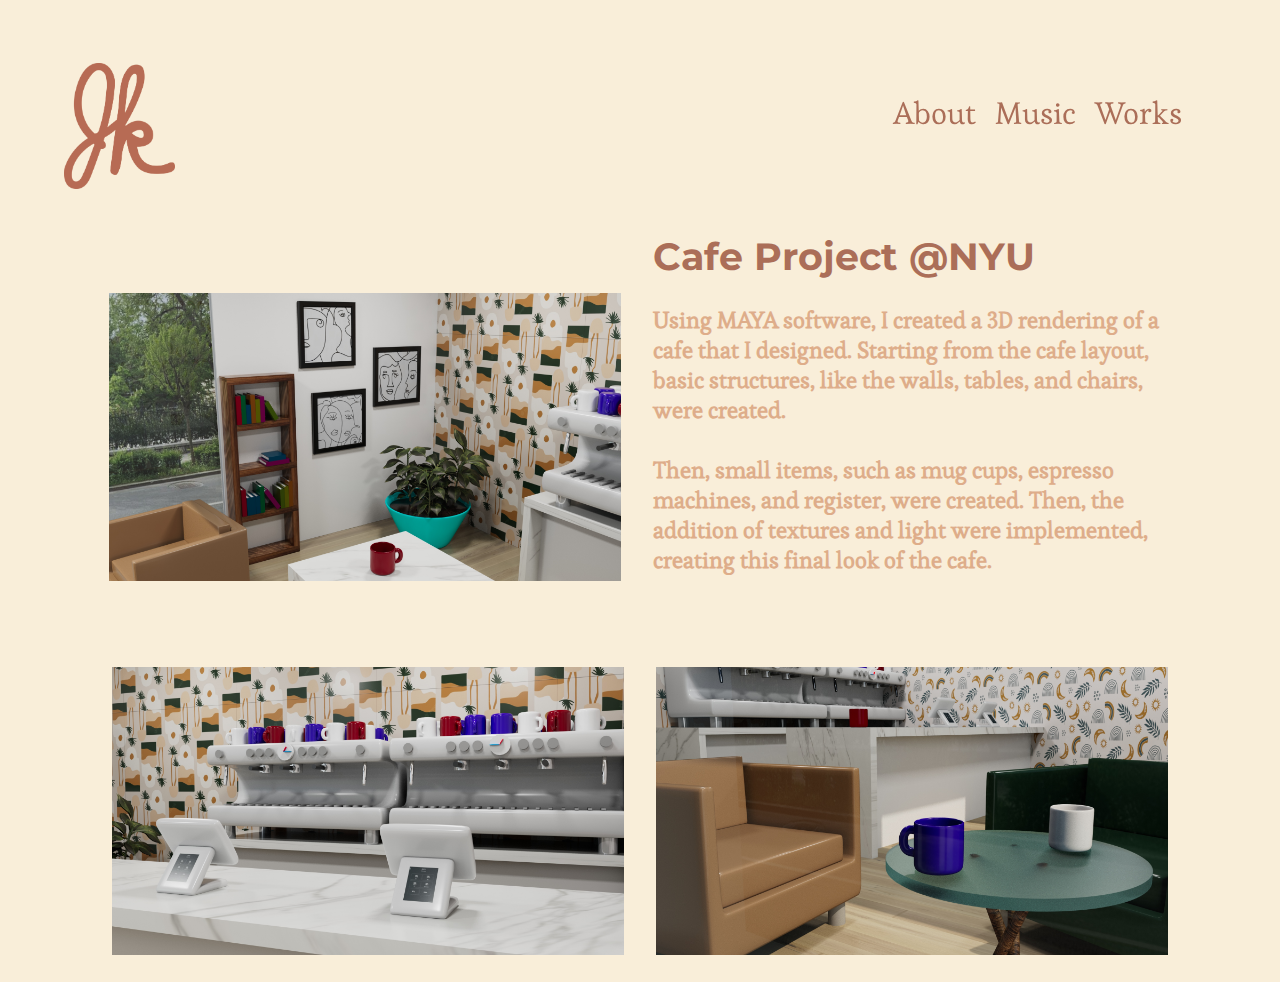
<file: Works/cafe.html>
<!DOCTYPE html>
<html>
<head>
	<meta charset="utf-8">
	<link rel="icon" href="../Images/favicon.ico">
	<meta name="viewport" content="width=device-width, initial-scale=1">
	<title>Jun's Portfolio - Cafe</title>
</head>
<body>

	<div>
		<div class="fixed">
			<div>
				<a class="logo" href="../index.html#">
				  	<img src="../Images/logo.png" style="max-width: 12vw; max-height: 14vh"></img>
			  	</a>
			</div>
			<nav class="navigation">
			  <ul>
			  	<li><a href="../index.html#about">About</a>
			  	</li>
			  	<li><a href="../index.html#music">Music</a>
			  	</li>
			  	<li><a href="../index.html#works">Works</a>
			  	</li>
			  </ul>
			</nav>
		</div>
	</div>

	<div class="container">
		<img class="cafeimg" src="../Images/CafeImages/book_art_corner.png">
		<div class="textformat">
			<h1 style="padding-left: 2.5vw" class="logoh1"> Cafe Project @NYU </h1>
			<h2 style="padding-left: 2.5vw" class="logoh2"> Using MAYA software, I created a 3D rendering of a cafe that I designed. Starting from the cafe layout, basic structures, like the walls, tables, and chairs, were created.<br><br>Then, small items, such as mug cups, espresso machines, and register, were created. Then, the addition of textures and light were implemented, creating this final look of the cafe.</h2>
		</div>

		<div class="break"></div>

		<div class="container3">
			<img src="../Images/CafeImages/counter.png">
			<img class="cafespecial" src="../Images/CafeImages/table_corner.png">
		</div>

		<div style="padding-bottom: 3vh" class="break"></div>
	</div>

	<link rel="stylesheet" type="text/css" href="worksstyle.css">

</body>
</html>
</file>
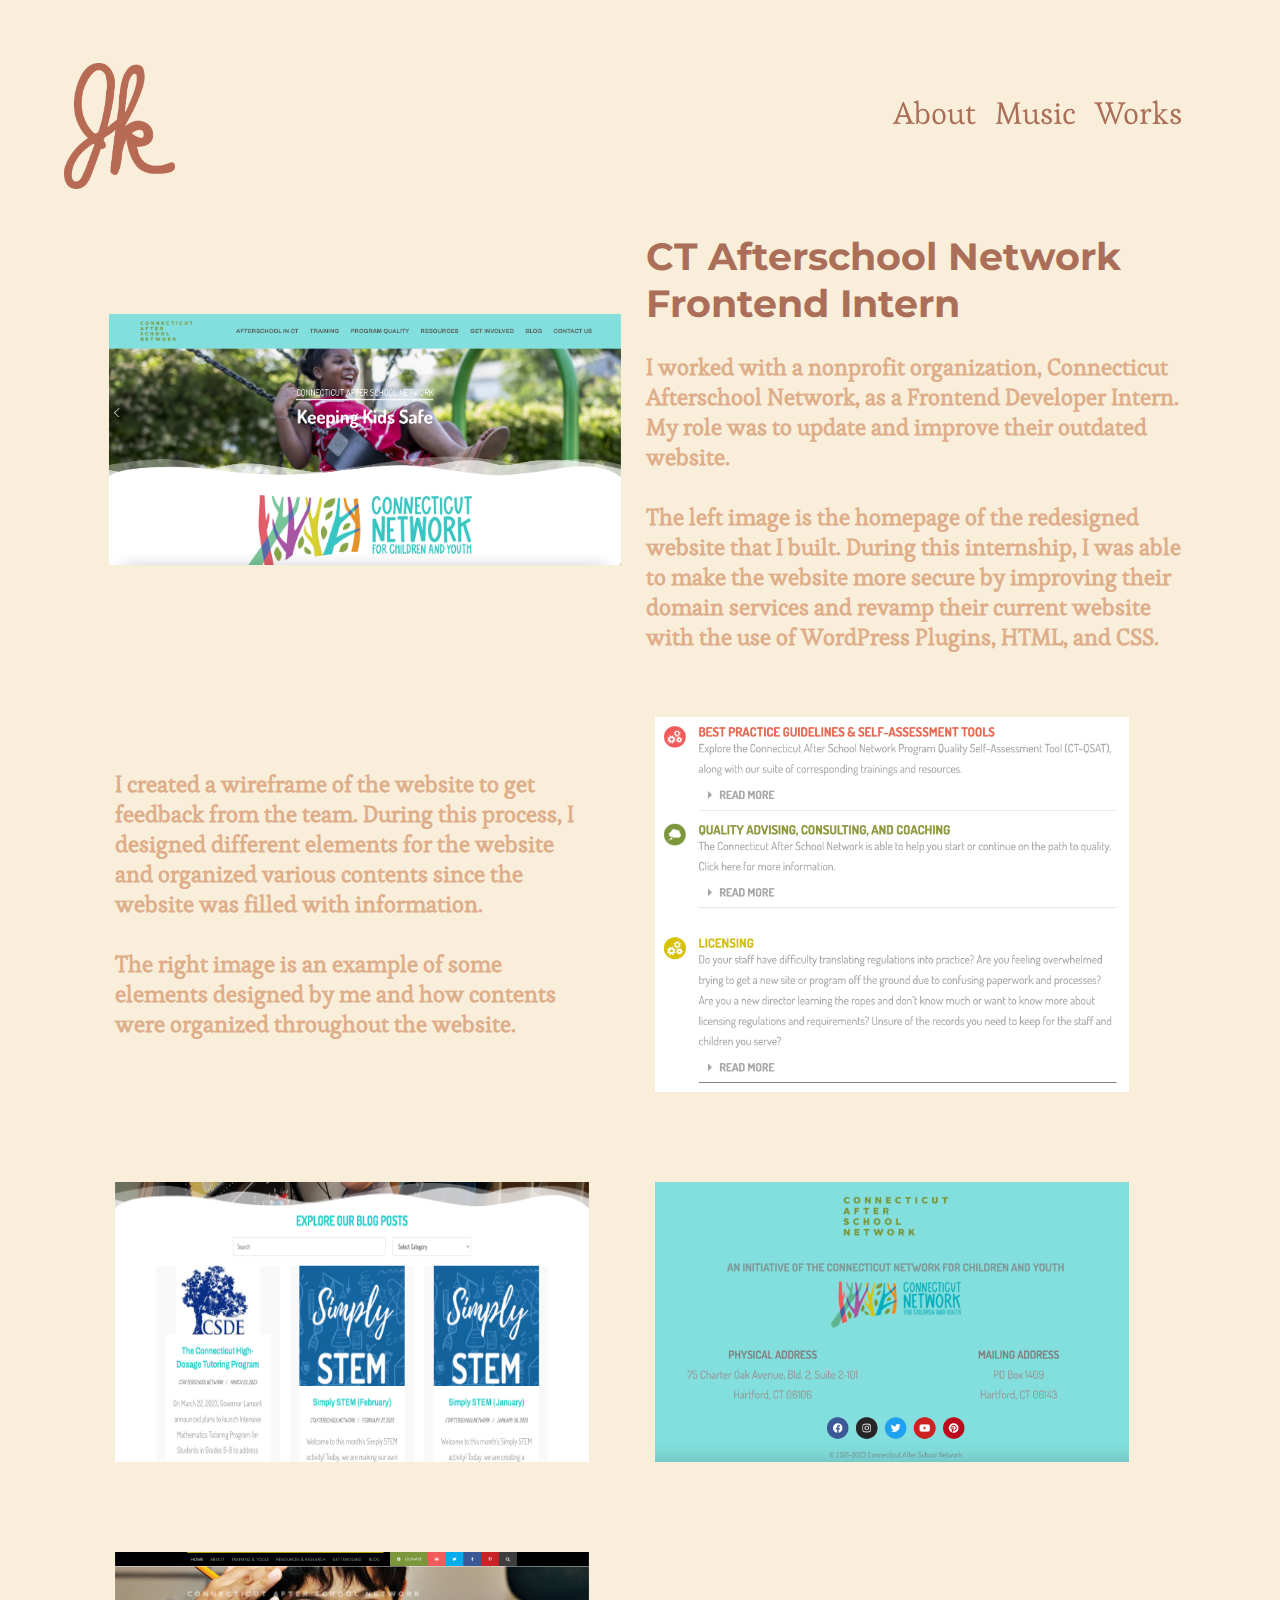
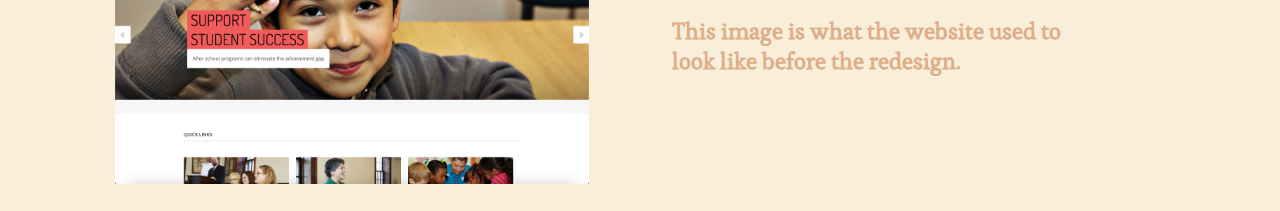
<file: Works/frontendintern.html>
<!DOCTYPE html>
<html>
<head>
	<meta charset="utf-8">
	<link rel="icon" href="../Images/favicon.ico">
	<meta name="viewport" content="width=device-width, initial-scale=1">
	<title>Jun's Portfolio - Frontend Internship</title>
</head>
<body>

	<div>
		<div class="fixed">
			<div>
				<a class="logo" href="../index.html#">
				  	<img src="../Images/logo.png" style="max-width: 12vw; max-height: 14vh"></img>
			  	</a>
			</div>
			<nav class="navigation">
			  <ul>
			  	<li><a href="../index.html#about">About</a>
			  	</li>
			  	<li><a href="../index.html#music">Music</a>
			  	</li>
			  	<li><a href="../index.html#works">Works</a>
			  	</li>
			  </ul>
			</nav>
		</div>
	</div>

	<div class="container">
		<img class="fronttopimg" src="../Images/FrontendImages/homepage.png">
		<div class="textformat">
			<h1 class="logoh1"> CT Afterschool Network Frontend Intern </h1>
			<h2 class="logoh2"> I worked with a nonprofit organization, Connecticut Afterschool Network, as a Frontend Developer Intern. My role was to update and improve their outdated website. <br><br> The left image is the homepage of the redesigned website that I built. During this internship, I was able to make the website more secure by improving their domain services and revamp their current website with the use of WordPress Plugins, HTML, and CSS.</h2>
		</div>

		<div class="break"></div>

		<div class="container2">
			<h2 class="fronth2top"> I created a wireframe of the website to get feedback from the team. During this process, I designed different elements for the website and organized various contents since the website was filled with information. <br><br> The right image is an example of some elements designed by me and how contents were organized throughout the website.</h2>
			<img class="frontmiddleimg" src="../Images/FrontendImages/content.png">
		</div>

		<div class="break"></div>

		<div class="container2">
			<img class="frontmiddleimg1" src="../Images/FrontendImages/blog.png">
			<img class="frontmiddleimg2" src="../Images/FrontendImages/footer.png">
		</div>

		<div class="break"></div>

		<div class="container2">
			<img class="frontbottomimg" src="../Images/FrontendImages/oldhomepage.png">
			<h2 class="fronth2"> This image is what the website used to look like before the redesign.</h2>
		</div>

		<div style="padding-bottom: 3vh" class="break"></div>

	</div>

	<link rel="stylesheet" type="text/css" href="worksstyle.css">

</body>
</html>
</file>
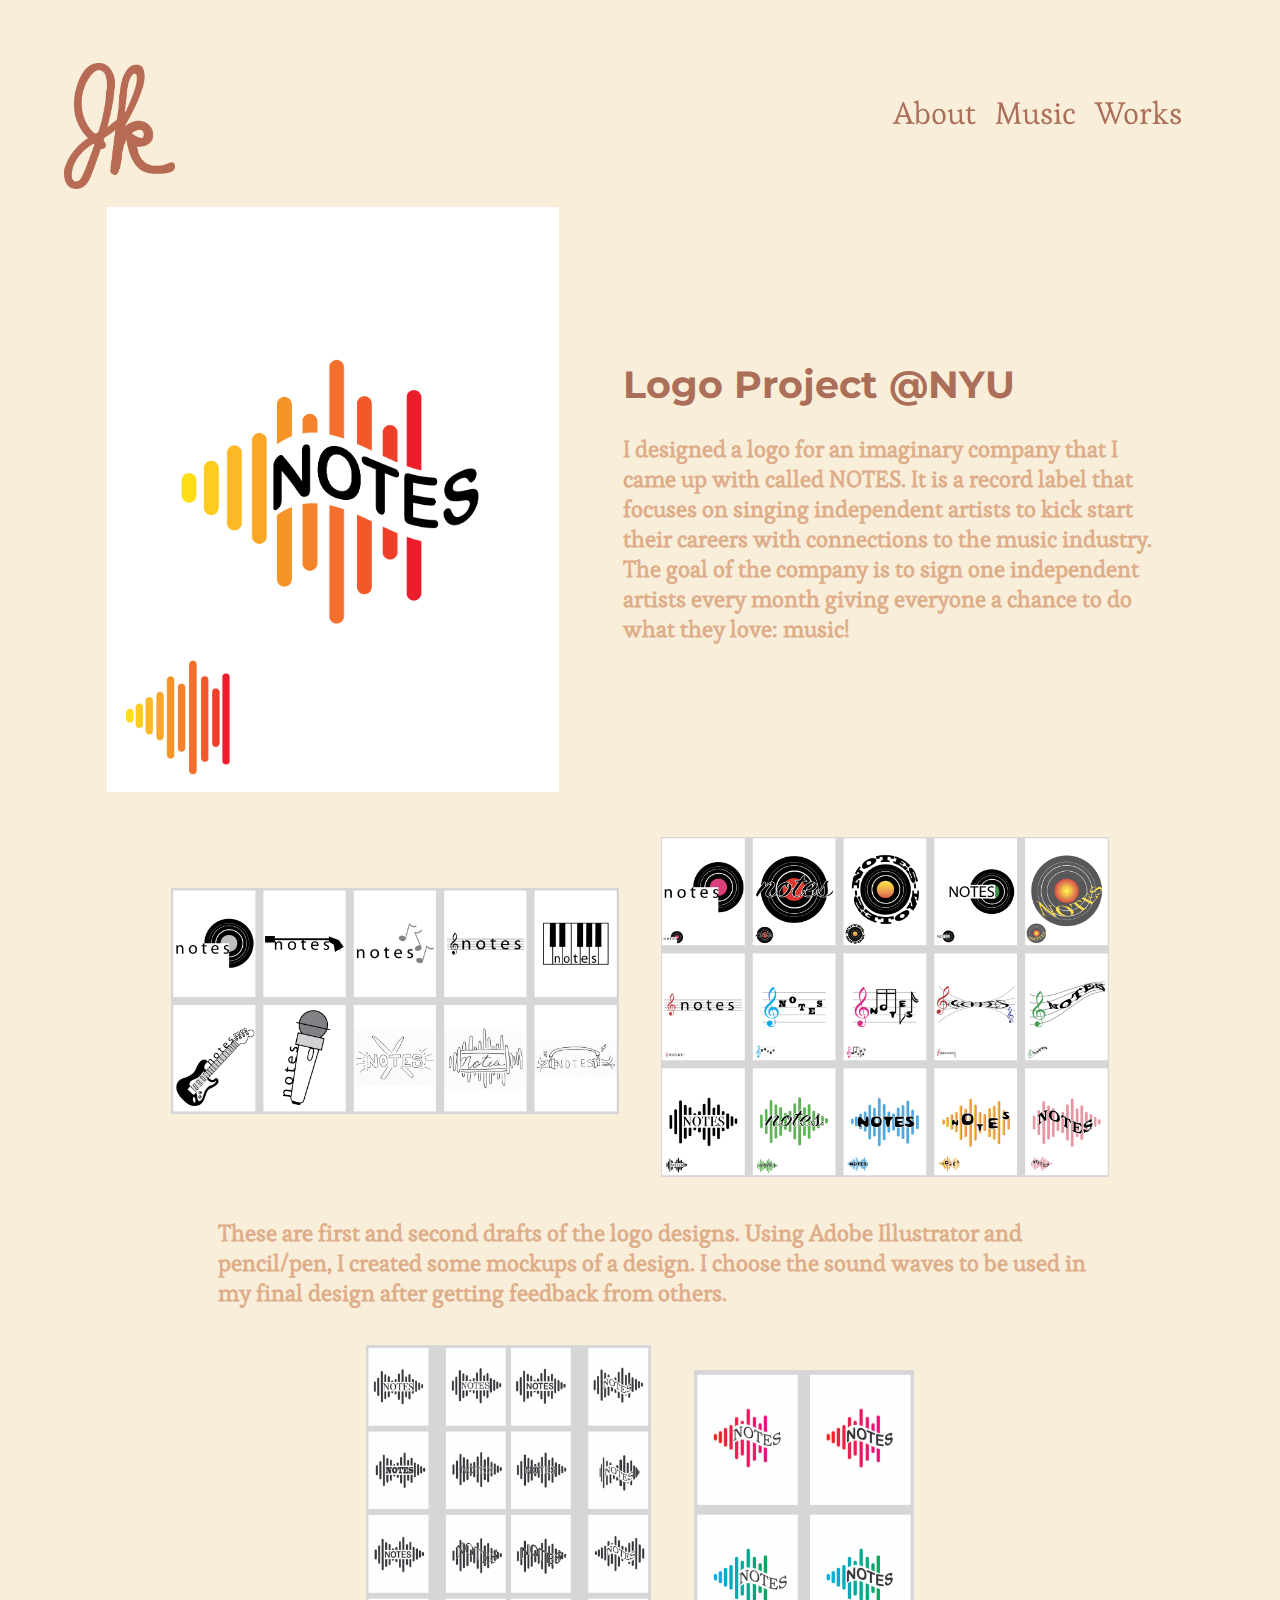
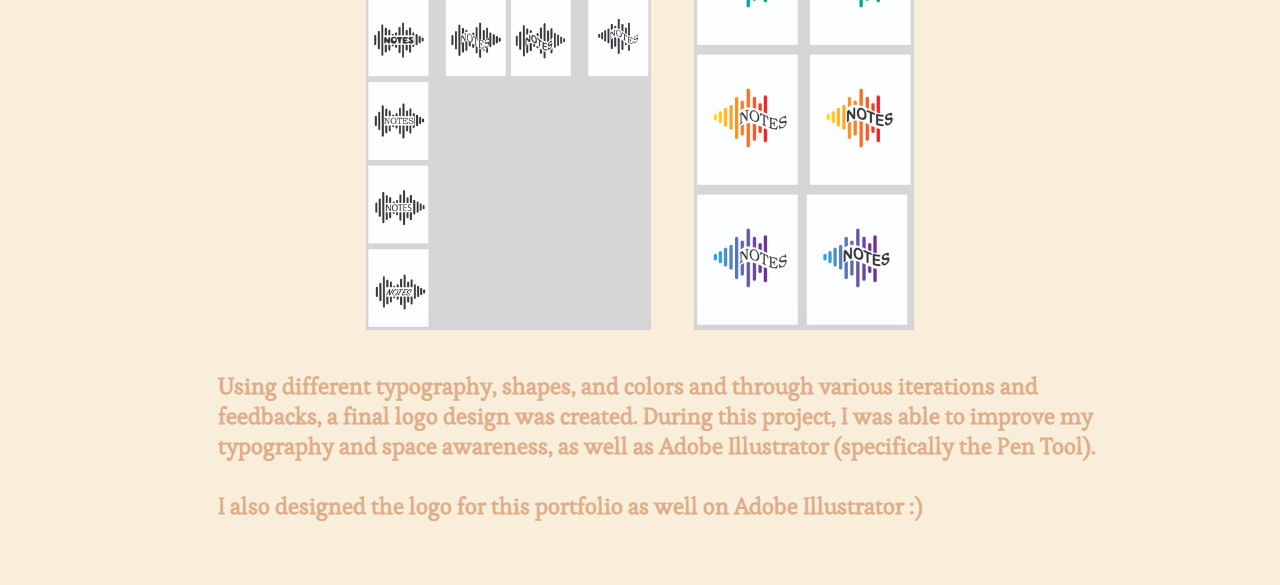
<file: Works/logo.html>
<!DOCTYPE html>
<html>
<head>
	<meta charset="utf-8">
	<link rel="icon" href="../Images/favicon.ico">
	<meta name="viewport" content="width=device-width, initial-scale=1">
	<title>Jun's Portfolio - Logo</title>
</head>
<body>

	<div>
		<div class="fixed">
			<div>
				<a class="logo" href="../index.html#">
				  	<img src="../Images/logo.png" style="max-width: 12vw; max-height: 14vh"></img>
			  	</a>
			</div>
			<nav class="navigation">
			  <ul>
			  	<li><a href="../index.html#about">About</a>
			  	</li>
			  	<li><a href="../index.html#music">Music</a>
			  	</li>
			  	<li><a href="../index.html#works">Works</a>
			  	</li>
			  </ul>
			</nav>
		</div>
	</div>

	<div class="container">
		<img style="max-width: 40vw; max-height: 65vh; padding-right: 5vw" src="../Images/LogoImages/logofinal.png">
		<div class="textformat">
			<h1 class="logoh1"> Logo Project @NYU </h1>
			<h2 class="logoh2"> I designed a logo for an imaginary company that I came up with called NOTES. It is a record label that focuses on singing independent artists to kick start their careers with connections to the music industry. The goal of the company is to sign one independent artists every month giving everyone a chance to do what they love: music!</h2>
		</div>

		<div class="break"></div>

		<div>
			<img class="logomiddleleftimg" src="../Images/LogoImages/firstdraft.png">
			<img class="logomiddlerightimg" src="../Images/LogoImages/seconddraft.png">
		</div>

		<div class="break"></div>

		<div>
			<h2 class="logocase">These are first and second drafts of the logo designs. Using Adobe Illustrator and pencil/pen, I created some mockups of a design. I choose the sound waves to be used in my final design after getting feedback from others.</h2>
		</div>

		<div class="break"></div>

		<div>
			<img style="align-items: center; max-width: 44vw; max-height: 65vh; padding-right: 3vw;" src="../Images/LogoImages/finaldraft1.png">
			<img style="align-items: center; max-width: 40vw; max-height: 65vh;" src="../Images/LogoImages/finaldraft.png">
		</div>

		<div class="break"></div>

		<div>
			<h2 class="logocase">Using different typography, shapes, and colors and through various iterations and feedbacks, a final logo design was created. During this project, I was able to improve my typography and space awareness, as well as Adobe Illustrator (specifically the Pen Tool). <br><br> I also designed the logo for this portfolio as well on Adobe Illustrator :)</h2>
		</div>
		
		<div style="padding-top: 3vh" class="break"></div>
	</div>

	<link rel="stylesheet" type="text/css" href="worksstyle.css">

</body>
</html>
</file>
<file: Works/worksstyle.css>
@import url('https://fonts.googleapis.com/css2?family=Esteban&family=Montserrat&display=swap');

/*
font-family: 'Esteban', serif;
font-family: 'Montserrat', sans-serif;
*/

body {
	display: flex;
  	padding: 0px;
  	margin: 0px;
  	background: #F9EED9;
}

.fixed{
	display: flex;
	position: fixed;
	z-index: 99;
	top: 7vh;
}

.navigation ul {
	display: flex;
	position: relative;
	justify-content: right;
	width: calc(77vw - 2vh);
	gap: 1.5vw;
	list-style: none;
	font-family: 'Esteban', serif;
	font-size: calc(2vh + 1vw);
}

.navigation li a {
	text-decoration: none;
	color: #AB6E58;
}

.navigation li a:hover {
	color: #515151;
}

.logo {
	justify-content: flex-start;
    padding-left: 5vw;
}

.container {
	display: flex;
	width: 100%;
	padding-top: 23vh;
	justify-content: center;
	align-items: center;
	position: relative;
	flex-wrap: wrap;
}

.container1 {
	display: flex;
	width: 100%;
	justify-content: center;
	align-items: center;
	position: relative;
	flex-wrap: wrap;
}

.container2 {
	display: flex;
	width: 100%;
	justify-content: flex-start;
	position: relative;
	flex-wrap: wrap;
	padding-left: 9vw;
	padding-top: 5vh;
}

.container3 {
	display: flex;
	width: 100%;
	justify-content: flex-start;
	position: relative;
	flex-wrap: wrap;
	padding-left: 8.75vw;
	padding-top: 5vh;
}

.container4 {
	display: flex;
	width: 100%;
	justify-content: flex-start;
	align-items: center;
	position: relative;
	flex-wrap: wrap;
	padding-top: 8vh;
	padding-left: 12.5vw;
}

.break {
	flex-basis: 100%;
	height: 0;
}

.textformat{
	width: 43%;
	justify-content: center;
	align-items: center;
}

.textformatamazon{
	width: 43%;
	justify-content: center;
	align-items: center;
	padding-left: 5vw;
}

.logoh1 {
	font-family: 'Montserrat', sans-serif;
	color: #AB6E58;
	font-size: 3vw;
}

.logoh2 {
	font-family: 'Esteban', serif;
	color: #DEAD8A;
	font-size: 1.8vw;
}

.logocase {
	font-family: 'Esteban', serif;
	color: #DEAD8A;
	font-size: 1.8vw;
	padding-top: 2vh;
	padding-bottom: 2vh;
	width: 70%;
	padding-left: 17vw;
}

.vidh2 {
	width: 35%;
	display: flex;
	justify-content: flex-start;
	align-items: center;
	font-family: 'Esteban', serif;
	color: #DEAD8A;
	font-size: 1.8vw;
}

.fronth2top {
	width: 40%;
	display: flex;
	justify-content: center;
	align-items: center;
	font-family: 'Esteban', serif;
	color: #DEAD8A;
	font-size: 1.8vw;
	padding-right: 5.8vw;
}

.fronth2 {
	width: 35%;
	display: flex;
	justify-content: center;
	align-items: center;
	font-family: 'Esteban', serif;
	color: #DEAD8A;
	font-size: 1.8vw;
}

.container3 img {
	max-width: 40vw; 
	max-height: 45vh; 
	padding-top: 3vh;
}

.cafespecial {
	 max-width: 40vw; 
	 max-height: 45vh; 
	 padding-top: 3vh; 
	 padding-left: 2.5vw;
}

.cafeimg {
	max-width: 40vw; 
	max-height: 45vh; 
	padding-top: 8vh;
}

.fronttopimg {
	max-width: 40vw;
	max-height: 45vh; 
	padding-left: 2vw; 
	padding-right: 2vw;
}

.frontmiddleimg {
	max-width: 37vw; 
	max-height: 59.5vh;
}

.frontmiddleimg1 {
	max-width: 37vw; 
	max-height: 45vh; 
	padding-top: 5vh;
}

.frontmiddleimg2 {
	max-width: 37vw; 
	max-height: 45vh; 
	padding-top: 5vh; 
	padding-left: 5.2vw;
}

.frontbottomimg {
	max-width: 37vw; 
	max-height: 45vh; 
	padding-top: 5vh; 
	padding-right: 6.5vw
}

.amazontopimg {
	max-width: 40vw; 
	max-height: 75vh; 
	padding-right: 2vw;
}

.logomiddleleftimg {
	align-items: center; 
	max-width: 35vw; 
	max-height: 65vh; 
	padding-right: 3vw; 
	padding-bottom: 7vh;
}

.logomiddlerightimg {
	align-items: center; 
	max-width: 35vw; 
	max-height: 65vh; 
	padding-top: 5vh
}

@media only screen and (max-width: 480px) {
	.navigation ul {
		display: flex;
		position: relative;
		justify-content: right;
		width: calc(77vw - 4vh);
		gap: 1.5vw;
		list-style: none;
		font-family: 'Esteban', serif;
		font-size: calc(2vh + 0.8vw);
	}

	.textformat{
		width: 80%;
		justify-content: center;
		align-items: center;
	}

	.cafeimg {
		max-width: 80vw; 
		max-height: 85vh; 
		padding-bottom: 5vh;
	}

	.logoh1 {
		font-family: 'Montserrat', sans-serif;
		color: #AB6E58;
		font-size: 5vw;
	}

	.logoh2 {
		font-family: 'Esteban', serif;
		color: #DEAD8A;
		font-size: 4vw;
	}


	.container3 {
		display: flex;
		width: 100%;
		flex-direction: column;
		justify-content: center;
		align-items: center;
		padding-right: 8vw;
	}

	.container3 img {
		max-width: 80vw; 
		max-height: 85vh; 
		padding-top: 3vh;
	}

	.cafespecial {
		max-width: 80vw; 
		max-height: 85vh; 
		padding-top: 3vh; 
		padding-right: 2.5vw;
	}

	.fronttopimg {
		max-width: 80vw;
		max-height: 85vh; 
		padding-left: 2vw; 
		padding-right: 2vw;
	}

	.container2 {
		display: flex;
		width: 100%;
		flex-direction: column;
		justify-content: center;
		align-items: center;
	}

	.fronth2top {
		width: 90%;
		display: flex;
		justify-content: center;
		align-items: center;
		font-family: 'Esteban', serif;
		color: #DEAD8A;
		font-size: 4vw;
	}

	.frontmiddleimg {
		max-width: 80vw; 
		max-height: 85vh;
		padding-right: 10vw;
	}

	.frontmiddleimg1 {
		max-width: 80vw; 
		max-height: 85vh; 
		padding-right: 10vw;
	}

	.frontmiddleimg2 {
		max-width: 80vw; 
		max-height: 85vh; 
		padding-right: 15vw;
	}

	.fronth2 {
		width: 80%;
		display: flex;
		justify-content: center;
		align-items: center;
		font-family: 'Esteban', serif;
		color: #DEAD8A;
		font-size: 4vw;
	}

	.frontbottomimg {
		max-width: 80vw; 
		max-height: 85vh; 
		padding-right: 10vw
	}

	.amazontopimg {
		max-width: 45vw; 
		max-height: 85vh; 
		padding-left: 5vw;
	}

	.vidh2 {
		width: 40%;
		display: flex;
		justify-content: center;
		align-items: center;
		font-family: 'Esteban', serif;
		color: #DEAD8A;
		font-size: 4vw;
	}

	.logocase {
		width: 80%;
		font-family: 'Esteban', serif;
		color: #DEAD8A;
		font-size: 4vw;
		padding-top: 2vh;
		padding-bottom: 2vh;
	}

	.logomiddleleftimg {
		max-width: 80vw; 
		max-height: 85vh; 
		padding-left: 10vw;
	}

	.logomiddlerightimg {
		max-width: 80vw; 
		max-height: 85vh; 
		padding-left: 10vw;
	}
}
</file>
